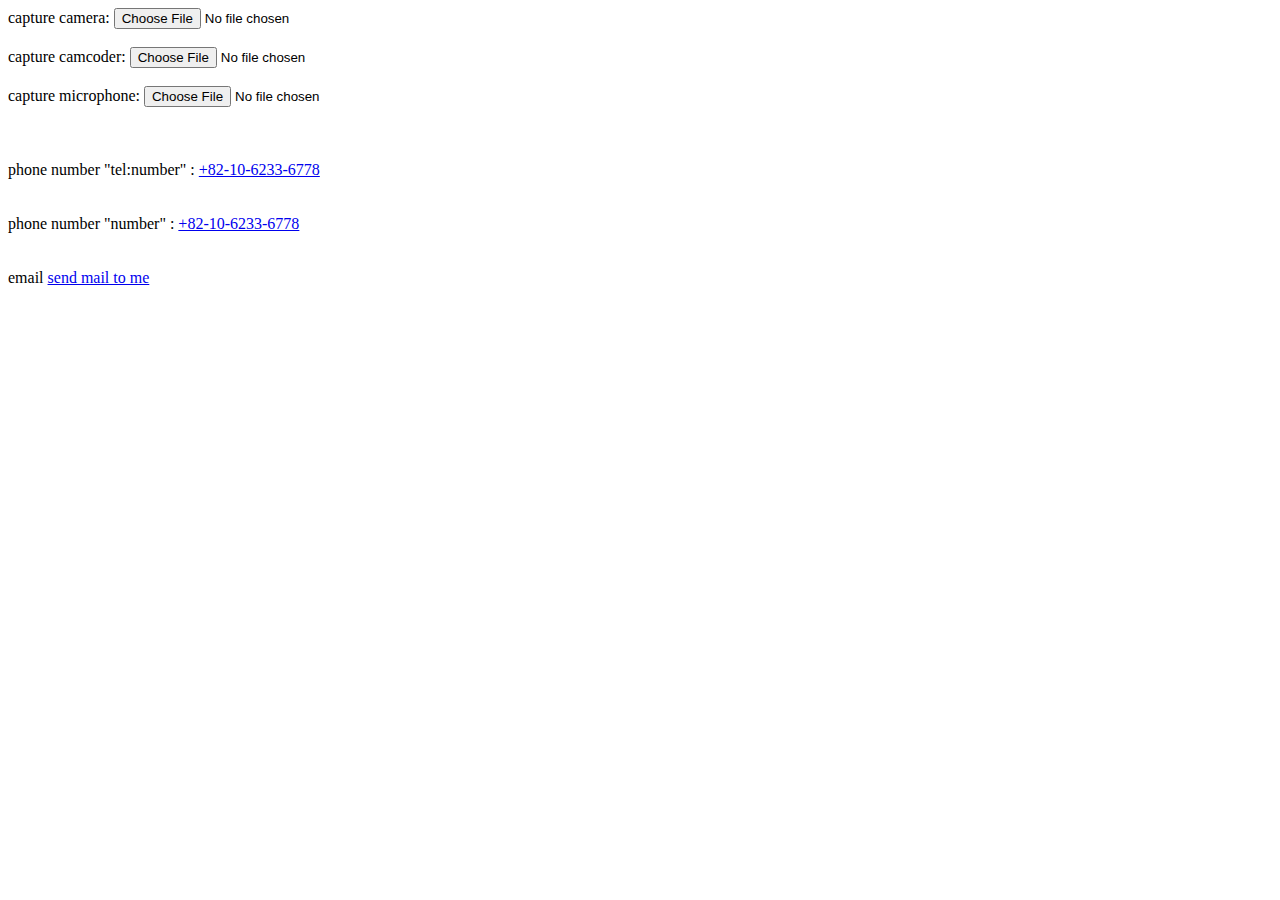
<file: index.html>
<!DOCTYPE html>
<html>
<body>

capture camera: <input type="file" accept="image/*;capture=camera">
<br>
<br>
capture camcoder: <input type="file" accept="video/*;capture=camcorder">
<br>
<br>
capture microphone: <input type="file" accept="video/*;capture=microphone">
<br>
<br>
<br>
<br>

phone number "tel:number" : <a href="tel:+82-10-6233-6778">+82-10-6233-6778</a>
<br>
<br>
<br>
phone number "number" : <a href="+82-10-6233-6778">+82-10-6233-6778</a>
<br>
<br>
<br>
email <a href="mailto:jeremy.kim@lge.com">send mail to me</a>

</body>
</html>
</file>
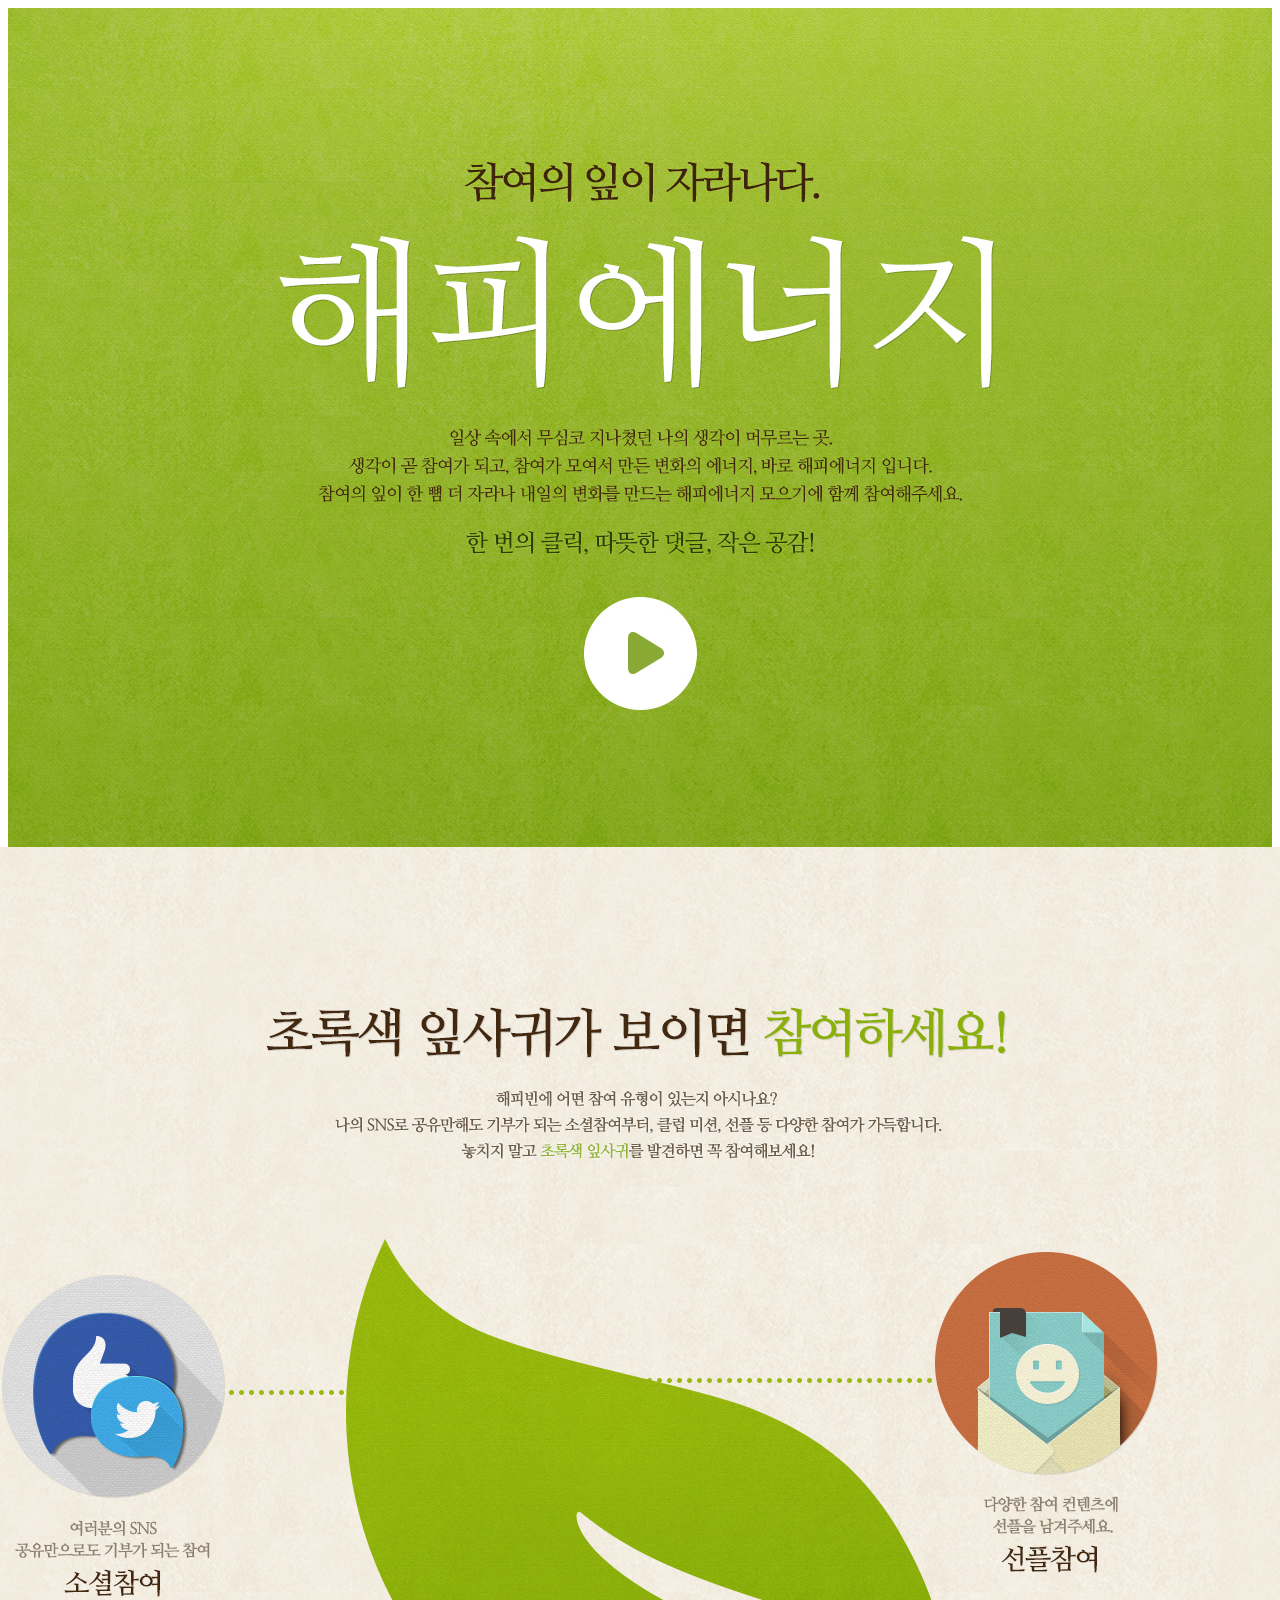
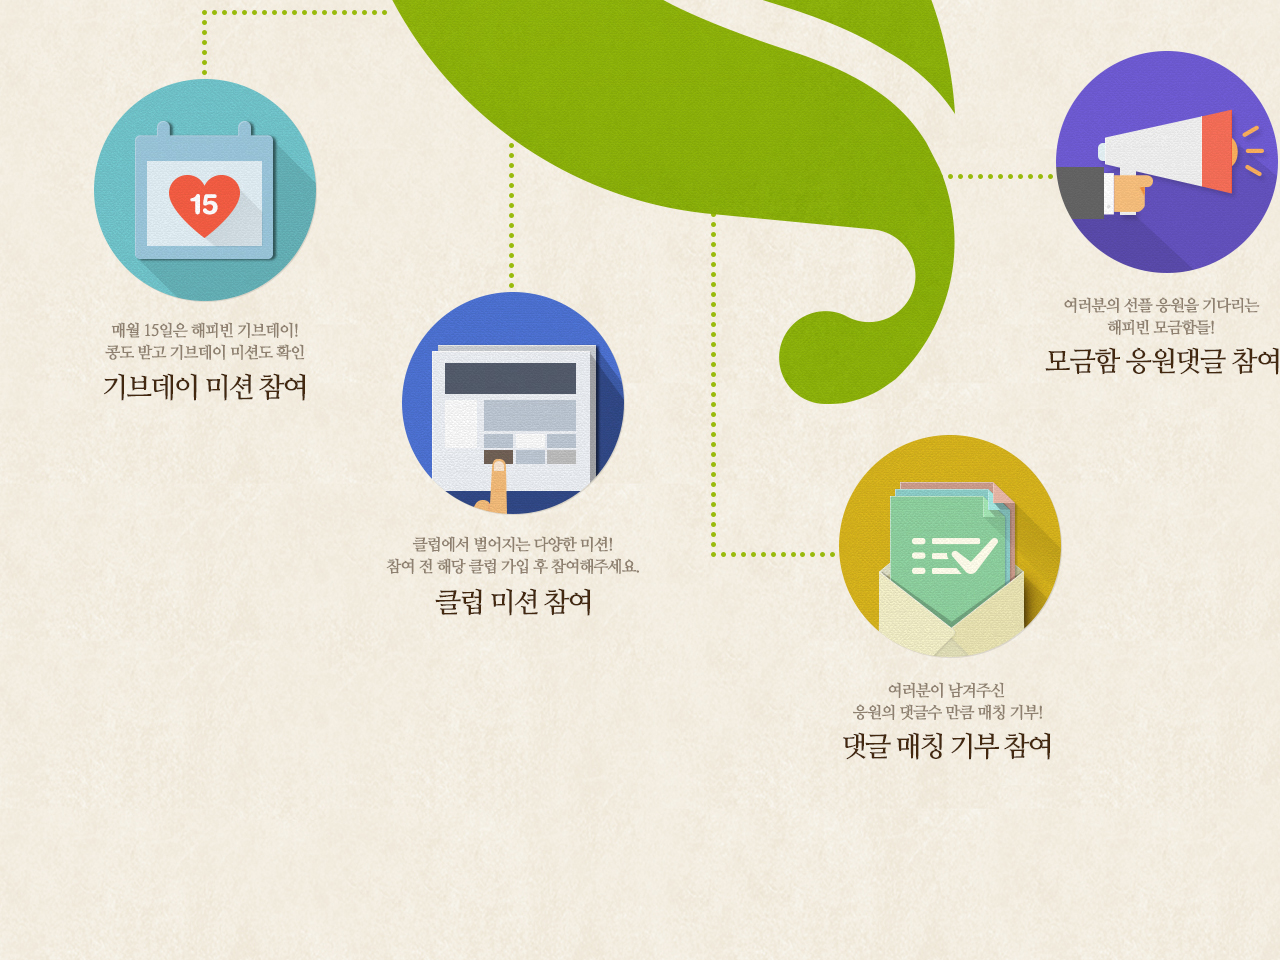
<file: happybean/bg_blink.html>
<!DOCTYPE html PUBLIC "-//W3C//DTD HTML 4.01 Transitional//EN" "http://www.w3.org/TR/html4/loose.dtd">

<html><head>
<title>Test HTML</title>
<meta http-equiv="Content-Type" content="text/html; charset=UTF-8">
<style type="text/css">
.plan_cam{width:100%;margin:0;padding:0;background:#fff}
.cam_bg1{background:url(plan_cam_bg1.png) repeat-x 0 0}
.cam_bg2{background:url(plan_cam_bg2.png) repeat-x 0 0}
.cam_plan1{position:relative;height:839px;background:url(plan_cam1_v1.jpg) no-repeat 50% 0;text-align:center}
.cam_plan1 .plan_con1{position:absolute;z-index:0;top:0;left:50%;width:760px;height:839px;margin-left:-380px;background:url(plan_cam1_con.jpg) no-repeat 0 0}
.cam_plan1 .con_section{visibility:hidden;overflow:hidden;position:absolute;top:0;left:0;width:1px;height:1px;font-size:0;line-height:0}
.cam_plan2{position:relative;height:1713px;background:url(plan_cam2_v1.jpg) no-repeat 50% 0}
.cam_plan2 .plan_con2{position:absolute;z-index:0;top:0;left:50%;width:1280px;height:1713px;margin-left:-640px;background:url(plan_cam2_con.jpg) no-repeat 0 0}
.cam_plan2 .con_section{visibility:hidden;overflow:hidden;position:absolute;top:0;left:0;width:1px;height:1px;font-size:0;line-height:0}
</style>
</head>
<body>

<div id="wrap">
<div id="plan_cam" class="plan_cam">
	<div>
		<div class="cam_plan1">
			<div class="con_section">
			        Test Section #1
			</div>			
			<div class="plan_con1"></div>
		</div>
	</div>
	<div>
		<div class="cam_plan2">
			<div class="con_section">
			        Test Section #2
			</div>
			<div class="plan_con2"></div>
		</div>
	</div>
</div>
</div>
</body>
<html>
</file>
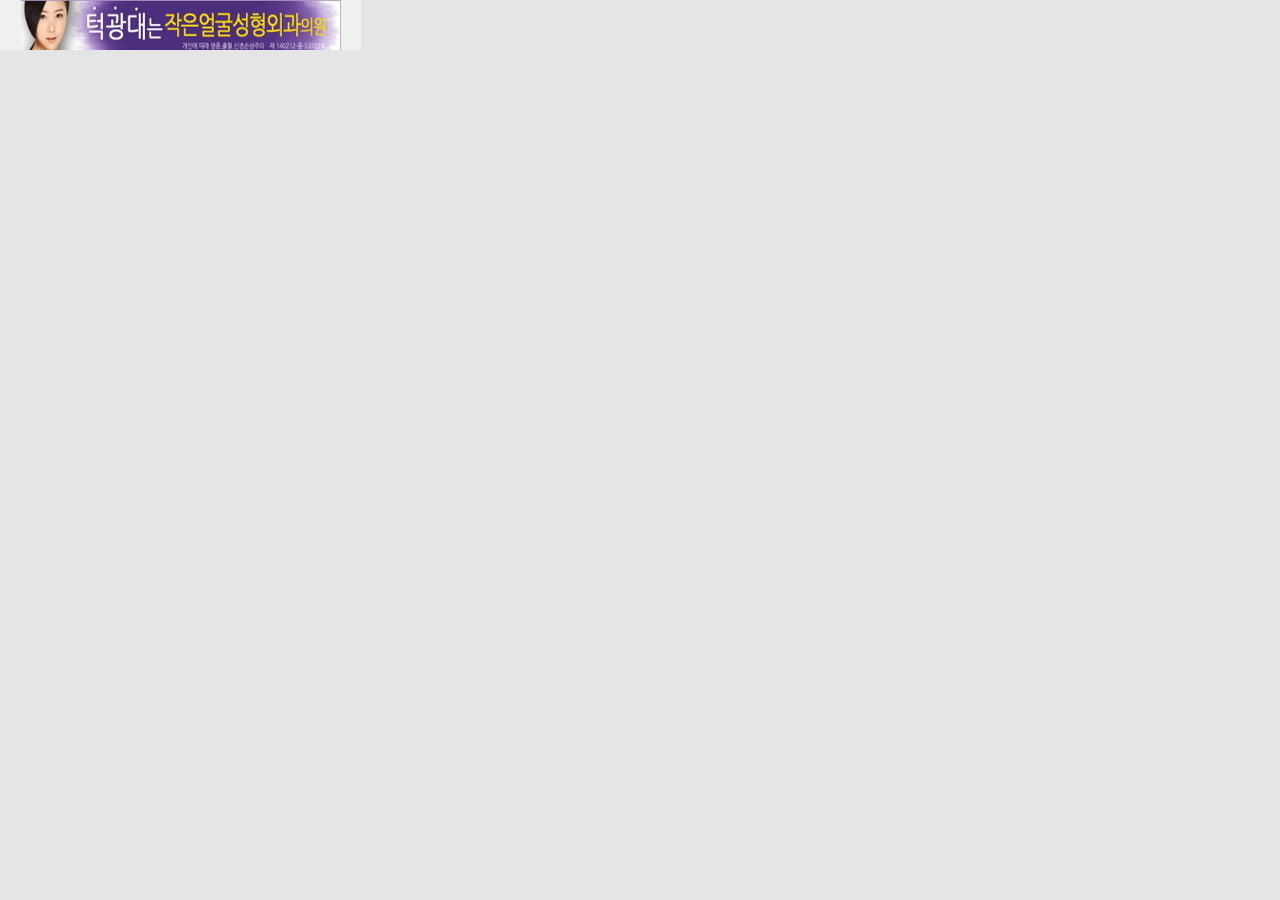
<file: chosun/index_files/ibad.htm>
<!DOCTYPE html>
<!-- saved from url=(0029)http://m.chosun.com/ibad.html -->
<html lang="ko" class=" js no-touch cssanimations csstransforms3d csstransitions"><head><meta http-equiv="Content-Type" content="text/html; charset=UTF-8">
<meta charset="utf-8">
<meta name="viewport" content="width=device-width,initial-scale=1.0,minimum-scale=1.0,maximum-scale=1.0">
<title>광고</title>
<style type="text/css">body,p,h1,h2,h3,h4,h5,h6,ul,ol,li,dl,dt,dd,table,th,td,form,fieldset,legend,input,textarea,button,select{margin:0;padding:0}body{background:#e5e5e5}</style>
<style>._2beonBnFrm {position:relative;} ._2beonBnFrm div{padding:0px !important;} ._2beonBnFrm ._2beonBnMask{overflow:hidden !important; padding:0px !important; float:left;} ._2beonBnFrm ._2beonPanFrm{overflow:hidden;} ._2beonBnFrm ._2beonPan{margin:0px;} ._2beonBnFrm ._2beonPan, ._2beonBnFrm ._2beonSlotWrap{float:left;cursor:pointer;text-decoration:none !important;font-weight:normal !important;padding:0px !important;margin:0px !important;display:block !important;} ._2beonBnFrm ._2beonSlot{float:left;overflow:hidden;} ._2beonBnFrm ._2beon_material{height:100%;} ._2beonBnFrm ._2beon_matImgBox{text-align:center;} ._2beonBnFrm ._2beon_matImg{vertical-align:middle !important;border:0px !important;clear:both !important;padding:0px !important;margin:0 auto !important;} ._2beonBnFrm ._2beon_matTextBox{overflow:hidden;} ._2beonBnFrm ._2beon_matTextWrap{font:11px/14px gulim;width:100%;overflow:hidden !important;clear:both !important;white-space:nowrap !important;text-overflow:ellipsis !important;word-wrap:normal !important;} ._2beonBnFrm ._2beonSlotGapW{float:left;height:100%;cursor:default;} ._2beonBnFrm ._2beonSlotGapW div{float:left;height:100%;} ._2beonBnFrm ._2beonSlotGapH{clear:both;} ._2beonBnFrm span{background:none !important;padding:0px !important;margin:0px !important;}._AdtiveRtgWrap{margin:0 auto;background:#efefef;font:12px/1.2 Dotum, '돋음', verdana, sans-serif;color:#555555;}._AdtiveRtgWrap *{margin:0;padding:0;-webkit-text-size-adjust:none;}._AdtiveRtgWrap a{text-decoration:none;cursor:pointer;border:0 none;background:transparent;outline:0;}._AdtiveRtgWrap li{list-style: none;}._AdtiveRtgWrap img{border:0;vertical-align:top;width:auto;}._AdtiveRtgHead{position:relative;height:30px;}._AdtiveRtgHead h1{position:absolute;top:5px;left:17px;height:22px;}._AdtiveRtgHead h1 img{height:22px;}._AdtiveRtgHead .PanList{position:absolute;top:12px;right:40px;text-align:center;}._AdtiveRtgHead .PanList li{display:inline-block;*display:inline;zoom:1;margin:0 3px;padding:0;float:inherit;width:auto;}._AdtiveRtgHead .PanList li div{cursor:pointer;text-indent:-9999px;width:8px;height:8px;border-radius:5px;background:#cecece;}._AdtiveRtgHead .PanList li div.on{background:#8b8b8b;}._AdtiveRtgHead .ad_description{z-index:2;text-indent:-9999px;position:absolute;right:4px;top:6px;width:17px;height:17px;background:url('http://plugin.2beon.co.kr/images/ico_description_off.png') no-repeat;background-size:17px;}._AdtiveRtgContainer{position:relative;}._AdtiveRtgContainer ._AdtiveRtg_btn_list{color:transparent;cursor:pointer;position:absolute;top:0;text-align:center;width:18px;}._AdtiveRtgContainer ._AdtiveRtg_btn_prev{left:0px;background:url('http://plugin.2beon.co.kr/images/btn_arrow_l.png') no-repeat center;}._AdtiveRtgContainer ._AdtiveRtg_btn_next{right:0px;background:url('http://plugin.2beon.co.kr/images/btn_arrow_r.png') no-repeat center}._AdtiveRtgContainer ._AdtiveRtg_ad_contents_box{overflow:hidden;position:relative;margin:0 auto;}._AdtiveRtgContainer ._AdtiveRtg_ad_wrap{position:absolute;top:0;left:0;width:100%;}._AdtiveRtgContainer ._AdtiveRtg_ad_list{overflow:hidden;}._AdtiveRtgContainer ._AdtiveRtg_ad_list li{overflow:hidden;position:relative;float:left;margin:0 2px;}._AdtiveRtgContainer ._AdtiveRtg_ad_list li a{display:block;width:100%;height:100%;}._AdtiveRtgContainer ._AdtiveRtg_ad_list li ._AdtiveRtg_thumbnail{display:inline-block;*display:inline;overflow:hidden;text-align:center;border:1px solid #e1e1e1;}._AdtiveRtgContainer ._AdtiveRtg_ad_list li ._AdtiveRtg_thumbnail img{width:100%;height:100%;}._AdtiveRtgContainer ._AdtiveRtg_ad_list li ._AdtiveRtg_mask{display:none;position:absolute;left:0;top:0;background:transeparent;}._AdtiveRtgContainer ._AdtiveRtg_ad_list li.on ._AdtiveRtg_mask{display:block;}._AdtiveRtgContainer ._AdtiveRtg_ad_contents_box ._AdtiveRtg_ad_list li ._AdtiveRtg_mask._AdtiveRtg_blur{display:block;background:#fff;opacity:0.5;filter:alpha(opacity=50);-ms-filter:'progid:DXImageTransform.Microsoft.Alpha(Opacity=50)';border:4px solid #fff;}._AdtiveRtgContainer ._AdtiveRtg_selected_con{line-height:0;padding:0;position:absolute;left:0;bottom:30px;margin-left:-11px;width:22px;height:11px;} ._AdtiveRtgContainer ._AdtiveRtg_selected_con img{height:11px}._AdtiveRtgContainer ._AdtiveRtg_ad_info_box_bg{position:absolute;left:0;bottom:0;width:100%;height:30px;background:#3a3a3a;}._AdtiveRtgContainer ._AdtiveRtg_ad_info_box{overflow:hidden;margin:0 auto;height:30px;background:none;}._AdtiveRtg_ad_info_box>a{display:block;height:30px;}._AdtiveRtgContainer ._AdtiveRtg_ad_info_box h2{float:left;font-weight:bold;font-size:12px;line-height:30px;letter-spacing:0px;white-space:nowrap;overflow:hidden;text-overflow:ellipsis;color:#ebebeb;letter-spacing:0;}._AdtiveRtgContainer ._AdtiveRtg_ad_info_box .product_price{float:right;font-weight:bold;font-size:12px;height:100%;line-height:30px;margin-left:10px;color:#ebebeb;letter-spacing:0;}._AdtiveRtgContainer ._AdtiveRtg_ad_info_box .btn_buynow{display:block;float:right;text-indent:-9999px;width:109px;height:100%;margin-left:14px;background:url('http://plugin.2beon.co.kr/images/btn_buynow_off.png') no-repeat center;background-size:109px;}._AdtiveRtgWrap.style1{background:#efefef;}._AdtiveRtgWrap.style2{background:#3a3a3a;}._AdtiveRtgWrap.style3{background:#3a3a3a;}._AdtiveRtgWrap.style1 ._AdtiveRtg_ad_list li ._AdtiveRtg_mask{border:4px solid #fd0c89;}._AdtiveRtgWrap.style2 ._AdtiveRtg_ad_list li ._AdtiveRtg_mask{border:4px solid #198be5;}._AdtiveRtgWrap.style3 ._AdtiveRtg_ad_list li ._AdtiveRtg_mask{border:4px solid #ff0000;}._AdtiveRtgWrap.style2 ._AdtiveRtg_ad_info_box .product_price{color:#ffde00;}._AdtiveRtgWrap.style3 ._AdtiveRtg_ad_info_box .product_price{color:#ffde00;}._AdtiveRtgWrap.style3 ._AdtiveRtg_ad_info_box_bg{background: url('http://plugin.2beon.co.kr/images/bg_product_info2.gif') repeat-x;}._AdtiveRtgWrap.style1 .PanList li div{background:#8b8b8b;}._AdtiveRtgWrap.style1 .PanList li div.on{background:#ff0000;}._AdtiveRtgWrap.style2 .PanList li div{background:#cecece;}._AdtiveRtgWrap.style2 .PanList li div.on{background:#ffde00;}._AdtiveRtgWrap.style3 .PanList li div{background:#cecece;}._AdtiveRtgWrap.style3 .PanList li div.on{background:#198be5;}._AdtiveRtg2Wrap{margin:0 auto;width:250px;height:265px;background:#efefef;font:11px/1.1 Dotum, '돋음', verdana, sans-serif;color:#555555;}	._AdtiveRtg2Wrap *{margin:0;padding:0;-webkit-text-size-adjust:none;}	._AdtiveRtg2Wrap img{border:0;vertical-align:top;}	._AdtiveRtg2Wrap li{list-style: none;}	._AdtiveRtg2Wrap a{text-decoration:none;color:#353535;}	._AdtiveRtg2Wrap a:hover{text-decoration:underline;}	._AdtiveRtg2Wrap a{cursor:pointer;border:0 none;background:transparent;outline:0;}	._AdtiveRtg2Wrap button::-moz-focus-inner{margin:-1px;padding:0;border-width:1px;}	._AdtiveRtg2Wrap:hover .ad_list li .mask{border-color:#198be5;}	._AdtiveRtg2Header{position:relative;height:30px;background:none;}	._AdtiveRtg2Header h1{position:absolute;top:6px;left:10px;}	._AdtiveRtg2Header h1 img{height:18px;}	._AdtiveRtg2Header .ad_description_box{text-indent:-9999px;position:absolute;right:4px;top:6px;width:17px;height:17px;background:url('http://plugin.2beon.co.kr/images/ico_description_off.png') no-repeat;}	._AdtiveRtg2Header .ad_description_box:hover{width:58px;background:url('http://plugin.2beon.co.kr/images/ico_description_on.png') no-repeat;}	._AdtiveRtg2Container{overflow:hidden;position:relative;}	._AdtiveRtg2Container .btn_list{color:transparent;cursor:pointer;display:block;z-index:4;position:absolute;bottom:55px;width:20px;height:20px;text-indent:-9999px;border:0;}	._AdtiveRtg2Container .btn_prev{left:6px;background:url('http://plugin.2beon.co.kr/images/btn_arrow_l_off.png') no-repeat center;}	._AdtiveRtg2Container .btn_prev:hover{background:url('http://plugin.2beon.co.kr/images/btn_arrow_l_on.png') no-repeat center;}	._AdtiveRtg2Container .btn_next{right:6px;background:url('http://plugin.2beon.co.kr/images/btn_arrow_r_off.png') no-repeat center;}	._AdtiveRtg2Container .btn_next:hover{background:url('http://plugin.2beon.co.kr/images/btn_arrow_r_on.png') no-repeat center;}	._AdtiveRtg2Container ._AdtiveRtg2_list{position:relative;}	._AdtiveRtg2Container ._AdtiveRtg2_list .ad_content{position:absolute;overflow:hidden;box-shadow:0px 4px 6px rgba(0,0,0, .3);}	._AdtiveRtg2Container ._AdtiveRtg2_list .ad_content a{display:block;width:100%;height:100%;}._AdtiveRtg2Container ._AdtiveRtg2_list .ad_content .thumbnail{position:relative;text-align:center;border:1px solid #fff;}	._AdtiveRtg2Container ._AdtiveRtg2_list .ad_content.on .thumbnail{border:none;}	._AdtiveRtg2Container ._AdtiveRtg2_list .ad_content .thumbnail img{width:100%;height:100%}	._AdtiveRtg2Container ._AdtiveRtg2_list .ad_content .focus{display:none;position:absolute;left:0;top:0;border:4px solid #fd0c89;}	._AdtiveRtg2Wrap:hover ._AdtiveRtg2Container ._AdtiveRtg2_list .ad_content .focus{border-color:#198be5;}	._AdtiveRtg2Container ._AdtiveRtg2_list .ad_content.on .focus{display:block;}	._AdtiveRtg2Container ._AdtiveRtg2_list .ad_content .mask{display:block;position:absolute;left:0;top:0;width:100%;height:100%;background:#fff;}	._AdtiveRtg2Container ._AdtiveRtg2_list .ad_content.on .mask{display:none;}	._AdtiveRtg2Container ._AdtiveRtg2_list .ad_content .cutOff_mask{position:absolute;left:0;top:0;width:100%;height:100%;background:rgba(0,0,0,0);}	._AdtiveRtg2Container ._AdtiveRtg2_list .ad_content.on .cutOff_mask{display:none;}	._AdtiveRtg2Container ._AdtiveRtg2_info_box{position:relative;margin:0 auto;height:52px;background:#3a3a3a;}	._AdtiveRtg2Container ._AdtiveRtg2_info_box a{display:block;width:100%;height:100%;}	._AdtiveRtg2Container ._AdtiveRtg2_info_box ._AdtiveRtg2_product_tit{overflow:hidden;text-align:left;position:absolute;left:7px;top:4px;height:25px;word-break:break-all;font-size:11px;line-height:1.7;letter-spacing:0;color:#c0c0c0;}	._AdtiveRtg2Container ._AdtiveRtg2_info_box .product_price{position:absolute;left:7px;top:34px;font-weight:bold;font-size:11px;line-height:1.7;color:#fff;letter-spacing:0;}	._AdtiveRtg2Container ._AdtiveRtg2_info_box .btn_buynow{position:absolute;top:6px;right:7px;width:70px;height:40px;}._AdtiveRtg2Container ._AdtiveRtg2_info_box .btn_buynow img{width:100%;height:100%;}	._AdtiveRtg2Container ._AdtiveRtg2_info_box .btn_buynow_on{display:none;}	._AdtiveRtg2Container ._AdtiveRtg2_info_box .selected_con{z-index:5;line-height:0;padding:0;position:absolute;left:50%;top:-11px;margin-left:-12px;}	._AdtiveRtg2Container.type2 .btn_list{bottom:40px;}	._AdtiveRtg2Container.type2 ._AdtiveRtg2_info_box{height:36px;}	._AdtiveRtg2Container.type2 ._AdtiveRtg2_info_box ._AdtiveRtg2_product_tit{height:15px;}	._AdtiveRtg2Container.type2 ._AdtiveRtg2_info_box .product_price{top:18px;}	._AdtiveRtg2Container.type2 ._AdtiveRtg2_info_box .btn_buynow{width:50px;height:23px;}	._AdtiveRtg2Wrap.style2{background:#3a3a3a;}	._AdtiveRtg2Wrap.style2 ._AdtiveRtg2Container ._AdtiveRtg2_list .ad_content .focus{border-color:#ff0000;}	._AdtiveRtg2Wrap.style2:hover ._AdtiveRtg2Container ._AdtiveRtg2_list .ad_content .focus{border-color:#ffde00;}	._AdtiveRtg2Wrap.style2 ._AdtiveRtg2Container ._AdtiveRtg2_info_box{background:#3a3a3a;}	._AdtiveRtg2Wrap.style2 ._AdtiveRtg2Container ._AdtiveRtg2_info_box ._AdtiveRtg2_product_tit{color:#c0c0c0;}	._AdtiveRtg2Wrap.style2 ._AdtiveRtg2Container ._AdtiveRtg2_info_box .product_price{color:#ffde00;}	._AdtiveRtg2Wrap.style3{background:#3a3a3a;}	._AdtiveRtg2Wrap.style3 ._AdtiveRtg2Container ._AdtiveRtg2_list .ad_content .focus{border-color:#ff0000;}	._AdtiveRtg2Wrap.style3:hover ._AdtiveRtg2Container ._AdtiveRtg2_list .ad_content .focus{border-color:#ffde00;}	._AdtiveRtg2Wrap.style3 ._AdtiveRtg2Container ._AdtiveRtg2_info_box{background:url('http://plugin.2beon.co.kr/images/bg_product_info2.gif') repeat;}	._AdtiveRtg2Wrap.style3 ._AdtiveRtg2Container ._AdtiveRtg2_info_box ._AdtiveRtg2_product_tit{color:#fff;}	._AdtiveRtg2Wrap.style3 ._AdtiveRtg2Container ._AdtiveRtg2_info_box .product_price{color:#ffde00;}.adtiveStyleBannerWrap{overflow:hidden;font:bold 12px/1.2 Gulim,'굴림',sans-serif;} 		.adtiveStyleBannerWrap.skin1{background:#efefef;} 		.adtiveStyleBannerWrap.skin2{background:#3a3a3a;} 		.adtiveStyleBannerWrap *{padding: 0;margin: 0;} 		.adtiveStyleBannerWrap li{list-style:none;} 		.adtiveStyleBannerWrap img{vertical-align:top;border:0;} 		.adtiveStyleBannerWrap a{text-decoration:none !important;border:0 !important;} 		.adtiveStyleBannerWrap .adtiveBannerHead{position:relative;} 		.adtiveStyleBannerWrap .biLogo_img{position:absolute;} 		.adtiveStyleBannerWrap .biLogo_img img{/*width:auto !important;height:100% !important;*/} 		.adtiveStyleBannerWrap .btn_adinfo{overflow:hidden;display:block;position:absolute;top:6px;right:4px;width:17px;height:17px;} 		.adtiveStyleBannerWrap .btn_adinfo img{display:block;position:absolute;right:0;top:0;} 		.adtiveStyleBannerWrap .btn_adinfo:hover{width:109px;} 		.adtiveStyleBannerWrap .btn_adinfo:hover img{top:-17px;} 		.adtiveStyleBannerWrap .adtiveBannerList{/*overflow:hidden;*/position:relative;z-index:1;} 		.adtiveStyleBannerWrap .adtiveBannerThum img{width:100% !important;height:100% !important;} 		.adtiveStyleBannerWrap .adtiveBannerConBox{overflow:hidden;padding:3px !important;border:1px solid #e1e1e1;background:#fff;} 		.adtiveStyleBannerWrap .adtiveBannerAnchor{display:block;position:absolute;left:0;top:0;width:100%;height:100%;background:url('http://plugin.2beon.co.kr/images/anchor_img.png') repeat;} 		.adtiveStyleBannerWrap .adtiveBannerTitle{overflow:hidden;color:#3a3a3a;word-wrap:break-word;} 		.adtiveStyleBannerWrap .adtiveBannerBuynow img{width:100%;height:auto;}.adtiveCardBannerWide{width:100%;} 		.adtiveCardBannerWide .adtiveBannerHead{height:30px;} 		.adtiveCardBannerWide .biLogo_img{top:6px;left:12px;height:18px;} 		.adtiveCardBannerWide .adtiveBannerArticle{position:absolute;left:100%;top:0;} 		.adtiveCardBannerWide .adtiveBannerConBox{box-shadow: 0px 10px 20px rgba(0,0,0,0.6); 			transition: transform .2s linear; 			transform-origin: center; 			transform: perspective(180px) rotateY(-20deg) scale(0.75,0.75); 			-webkit-transition: -webkit-transform .2s linear; 			-webkit-transform-origin: center; 			-webkit-transform: perspective(180px) rotateY(-20deg) scale(0.75,0.75);} 		.adtiveCardBannerWide .adtiveBannerThum{float:right;} 		.adtiveCardBannerWide .adtiveBannerInfoBox{float:left;position:relative;text-align:center;padding: 0 4px;} 		.adtiveCardBannerWide .adtiveBannerTitle{overflow:hidden;height:46px;padding:6px 4px 0 !important;margin-bottom:4%;line-height:1.3;color:#3a3a3a;} 		.adtiveCardBannerWide .adtiveBannerPrice{color:#f00;position:absolute;left:0;top:50%;width:100%;text-align:center;} 		.adtiveCardBannerWide .adtiveBannerBuynow{overflow:hidden;position:absolute;left:50%;bottom:4px;width:90px;height:32px;margin-left:-45px;} 		.adtiveCardBannerWide .adtiveBannerBuynow img{display:block;position:absolute;left:0;top:0;} 		.adtiveCardBannerWide .adtiveBannerArticle.on{z-index:21 !important;} 		.adtiveCardBannerWide .adtiveBannerArticle.on .adtiveBannerConBox{padding:0 !important;border:4px solid #fd0c89; 			transform-origin: center; 			transform: perspective(1800px) rotateY(0deg); 			-webkit-transform-origin: center; 			-webkit-transform: perspective(1800px) rotateY(0deg);} 		.adtiveCardBannerWide .adtiveBannerArticle.on .adtiveBannerThum, 		.adtiveCardBannerWide .adtiveBannerArticle.af .adtiveBannerThum{float:left;} 		.adtiveCardBannerWide .adtiveBannerArticle.on .adtiveBannerInfoBox, 		.adtiveCardBannerWide .adtiveBannerArticle.af .adtiveBannerInfoBox{float:right;} 		.adtiveCardBannerWide .adtiveBannerArticle.on .adtiveBannerBuynow img{top:auto;bottom:0;} 		.adtiveCardBannerWide .adtiveBannerArticle.af .adtiveBannerConBox{ 			transform-origin: center; 			transform: perspective(180px) rotateY(20deg) scale(0.75,0.75); 			-webkit-transform-origin: center; 			-webkit-transform: perspective(180px) rotateY(20deg) scale(0.75,0.75);}.adtiveCardBannerSky .adtiveBannerHead{height:46px;} 		.adtiveCardBannerSky .biLogo_img{top:14px;left:11px;height:20px;} 		.adtiveCardBannerSky .adtiveBannerArticle{position:absolute;left:0;top:100%;} 		.adtiveCardBannerSky .adtiveBannerConBox{position:relative;box-shadow: 0px 0px 20px rgba(0,0,0,0.6); 			transition: transform .2s linear; 			transform-origin: center; 			transform: perspective(180px) rotateX(20deg) scale(0.75,0.75); 			-webkit-transition: -webkit-transform .2s linear; 			-webkit-transform-origin: center; 			-webkit-transform: perspective(180px) rotateX(20deg) scale(0.75,0.75);} 		.adtiveCardBannerSky .adtiveBannerThum{position:absolute;left:0;bottom:0;margin:0 0 3px 3px;} 		.adtiveCardBannerSky .adtiveBannerInfoBox{position:absolute;left:0;top:0;text-align:center;padding: 4px 0;margin:4px 0 0 4px;} 		.adtiveCardBannerSky .adtiveBannerTitle{overflow:hidden;height:46px;padding:6px 4px 0;margin-bottom:4%;line-height:1.3;color:#3a3a3a;} 		.adtiveCardBannerSky .adtiveBannerPrice{color:#f00;position:absolute;left:0;top:50%;width:100%;text-align:center;} 		.adtiveCardBannerSky .adtiveBannerBuynow{overflow:hidden;position:absolute;left:50%;bottom:8px;width:90px;height:32px;margin-left:-45px;} 		.adtiveCardBannerSky .adtiveBannerBuynow img{display:block;position:absolute;left:0;top:0;} 		.adtiveCardBannerSky .adtiveBannerArticle.on{z-index:21 !important;} 		.adtiveCardBannerSky .adtiveBannerArticle.on .adtiveBannerConBox{padding:0 !important;border:4px solid #fd0c89; 			transform-origin: center; 			transform: perspective(1800px) rotateX(0deg); 			-webkit-transform-origin: center; 			-webkit-transform: perspective(1800px) rotateX(0deg);} 		.adtiveCardBannerSky .adtiveBannerArticle.on .adtiveBannerThum, 		.adtiveCardBannerSky .adtiveBannerArticle.af .adtiveBannerThum{top:0;bottom:auto;margin:0;} 		.adtiveCardBannerSky .adtiveBannerArticle.on .adtiveBannerInfoBox, 		.adtiveCardBannerSky .adtiveBannerArticle.af .adtiveBannerInfoBox{top:auto;bottom:0;margin:0;} 		.adtiveCardBannerSky .adtiveBannerArticle.on .adtiveBannerBuynow img{top:-32px;} 		.adtiveCardBannerSky .adtiveBannerArticle.af .adtiveBannerThum{margin:4px 0 0 4px;} 		.adtiveCardBannerSky .adtiveBannerArticle.af .adtiveBannerConBox{ 			transform-origin: center; 			transform: perspective(180px) rotateX(-20deg) scale(0.75,0.75); 			-webkit-transform-origin: center; 			-webkit-transform: perspective(180px) rotateX(-20deg) scale(0.75,0.75);}.adtiveCardBannerRect .adtiveBannerHead{height:34px;} 		.adtiveCardBannerRect .biLogo_img{top:7px;left:11px;height:20px;} 		.adtiveCardBannerRect .adtiveBannerArticle{position:absolute;left:0;top:100%;} 		.adtiveCardBannerRect .adtiveBannerConBox{box-shadow: 0px 5px 20px rgba(0,0,0,0.6); 			transition: transform .2s linear; 			transform-origin: center; 			transform: perspective(180px) rotateY(-20deg) scale(0.82,0.82); 			-webkit-transition: -webkit-transform .2s linear; 			-webkit-transform-origin: center; 			-webkit-transform: perspective(180px) rotateY(-20deg) scale(0.82,0.82);} 		.adtiveCardBannerRect .adtiveBannerInfoBox{position:relative;text-align:center;} 		.adtiveCardBannerRect .adtiveBannerTitle{overflow:hidden;height:46px;padding:6px 4px 0 !important;margin-bottom:4%;line-height:1.3;color:#3a3a3a;} 		.adtiveCardBannerRect .adtiveBannerPrice{color:#f00;} 		.adtiveCardBannerRect .adtiveBannerBuynow{display:none;overflow:hidden;position:absolute;left:50%;top:50%;width:90px;height:32px;margin:-16px 0 0 -45px;} 		.adtiveCardBannerRect .adtiveBannerBuynow img{display:block;position:absolute;left:0;top:-32px;} 		.adtiveCardBannerRect .adtiveBannerArticle.on{z-index:21 !important;} 		.adtiveCardBannerRect .adtiveBannerArticle.on .adtiveBannerConBox{padding:0 !important;border:4px solid #fd0c89; 			transform-origin: center; 			transform: perspective(1800px) rotateY(0deg); 			-webkit-transform-origin: center; 			-webkit-transform: perspective(1800px) rotateY(0deg);} 		.adtiveCardBannerRect .adtiveBannerArticle:hover .adtiveBannerBuynow{display:block;} 		.adtiveCardBannerRect .adtiveBannerArticle:hover .adtiveBannerTitle{display:none;} 		.adtiveCardBannerRect .adtiveBannerArticle:hover .adtiveBannerPrice{display:none;} 		.adtiveCardBannerRect .adtiveBannerArticle.af .adtiveBannerConBox{ 			transform-origin: center; 			transform: perspective(180px) rotateY(20deg) scale(0.82,0.82); 			-webkit-transform-origin: center; 			-webkit-transform: perspective(180px) rotateY(20deg) scale(0.82,0.82);}.adtiveBasicBannerWide .adtiveBannerList{overflow:hidden;} 		.adtiveBasicBannerWide .adtiveBannerList:after{clear:both;content:'';display:block;} 		.adtiveBasicBannerWide .adtiveBannerHead{height:30px;} 		.adtiveBasicBannerWide .biLogo_img{top:6px;left:12px;height:18px;} 		.adtiveBasicBannerWide .adtiveBannerArticle{float:left;position:relative;} 		.adtiveBasicBannerWide .adtiveBannerConBox{overflow:hidden;padding:3px;border:1px solid #e1e1e1;background:#fff;} 		.adtiveBasicBannerWide .adtiveBannerInfoBox{position:relative;text-align:center;padding-top:2px;} 		.adtiveBasicBannerWide .adtiveBannerTitle{height:29px;padding:0 4px !important;} 		.adtiveBasicBannerWide .adtiveBannerPrice{color:#a1a1a1;height:18px;line-height:18px;} 		.adtiveBasicBannerWide .adtiveBannerBuynow{display:none;position:absolute;left:50%;top:50%;margin:-14px 0 0 -39px;overflow:hidden;width:78px;height:28px;} 		.adtiveBasicBannerWide .adtiveBannerBuynow img{display:block;position:absolute;left:0;top:0;width:78px;height:56px;} 		.adtiveBasicBannerWide .adtiveBannerAnchor.off{background:url('http://plugin.2beon.co.kr/images/mask_w.png') repeat;} 		.adtiveBasicBannerWide .adtiveBannerArticle.on .adtiveBannerBuynow img{top:-28px;} 		.adtiveBasicBannerWide .adtiveBannerArticle.on .adtiveBannerConBox{padding:0 !important;border:4px solid #fd0c89;} 		.adtiveBasicBannerWide .adtiveBannerArticle.on .adtiveBannerPrice{color:#f00;}.adtiveBasicBannerSky .adtiveBannerList{overflow:hidden;} 		.adtiveBasicBannerSky .adtiveBannerHead{height:47px;} 		.adtiveBasicBannerSky .biLogo_img{top:14px;left:11px;height:20px;} 		.adtiveBasicBannerSky .adtiveBannerArticle{position:relative;} 		.adtiveBasicBannerSky .adtiveBannerConBox{overflow:hidden;padding:3px;border:1px solid #e1e1e1;background:#fff;} 		.adtiveBasicBannerSky .adtiveBannerInfoBox{position:relative;text-align:center;padding-top:2px;} 		.adtiveBasicBannerSky .adtiveBannerTitle{height:29px;padding:0 4px;} 		.adtiveBasicBannerSky .adtiveBannerPrice{color:#a1a1a1;height:18px;line-height:18px;} 		.adtiveBasicBannerSky .adtiveBannerBuynow{display:none;position:absolute;left:50%;top:50%;margin:-14px 0 0 -39px;overflow:hidden;width:78px;height:28px;} 		.adtiveBasicBannerSky .adtiveBannerBuynow img{display:block;position:absolute;left:0;top:0;width:78px;height:56px;} 		.adtiveBasicBannerSky .adtiveBannerAnchor.off{background:url('http://plugin.2beon.co.kr/images/mask_w.png') repeat;} 		.adtiveBasicBannerSky .adtiveBannerArticle.on .adtiveBannerBuynow img{top:-28px;} 		.adtiveBasicBannerSky .adtiveBannerArticle.on .adtiveBannerConBox{padding:0 !important;border:4px solid #fd0c89;} 		.adtiveBasicBannerSky .adtiveBannerArticle.on .adtiveBannerPrice{color:#f00;}.adtiveBasicBannerRect .adtiveBannerList{overflow:hidden;} 		.adtiveBasicBannerRect .adtiveBannerList:after{clear:both;content:'';display:block;} 		.adtiveBasicBannerRect .adtiveBannerHead{height:34px;} 		.adtiveBasicBannerRect .biLogo_img{top:7px;left:11px;height:20px;} 		.adtiveBasicBannerRect .adtiveBannerArticle{float:left;position:relative;} 		.adtiveBasicBannerRect .adtiveBannerConBox{overflow:hidden;padding:3px;border:1px solid #e1e1e1;background:#fff;} 		.adtiveBasicBannerRect .adtiveBannerInfoBox{position:relative;text-align:center;padding-top:2px;} 		.adtiveBasicBannerRect .adtiveBannerTitle{height:29px;padding:4px 4px 0 !important;} 		.adtiveBasicBannerRect .adtiveBannerPrice{margin-bottom:4px;color:#a1a1a1;height:18px;line-height:18px;} 		.adtiveBasicBannerRect .adtiveBannerBuynow{position:relative;margin:0 auto;overflow:hidden;width:78px;height:28px;} 		.adtiveBasicBannerRect .adtiveBannerBuynow img{display:block;position:absolute;left:0;top:0;width:78px;height:56px;} 		.adtiveBasicBannerRect .adtiveBannerAnchor.off{background:url('http://plugin.2beon.co.kr/images/mask_w.png') repeat;} 		.adtiveBasicBannerRect .adtiveBannerArticle.on .adtiveBannerBuynow img{top:-28px;} 		.adtiveBasicBannerRect .adtiveBannerArticle.on .adtiveBannerConBox{padding:0 !important;border:4px solid #fd0c89;} 		.adtiveBasicBannerRect .adtiveBannerArticle.on .adtiveBannerPrice{color:#f00;}.adtiveBasicBannerLine .adtiveBannerList{overflow:hidden;} 		.adtiveBasicBannerLine .adtiveBannerList:after{clear:both;content:'';display:block;} 		.adtiveBasicBannerLine .adtiveBannerHead{height:100%;width:90px;float:left;} 		.adtiveBasicBannerLine .adtiveBannerHead .btn_adinfo{display:none;} 		.adtiveBasicBannerLine .biLogo_img{top:50%;left:0;width:100%;height:18px;margin-top:-9px;text-align:center;} 		.adtiveBasicBannerLine .adtiveBannerArticle{float:left;position:relative;} 		.adtiveBasicBannerLine .adtiveBannerConBox{overflow:hidden;padding:3px;border:1px solid #e1e1e1;background:#fff;} 		.adtiveBasicBannerLine .adtiveBannerThum{float:left;} 		.adtiveBasicBannerLine .adtiveBannerInfoBox{position:relative;text-align:center;float:left;padding-top:0;} 		.adtiveBasicBannerLine .adtiveBannerTitle{position:absolute;top:50%;left:0;margin-top:-19px;font-size:11px;width:100%;height:38px;} 		.adtiveBasicBannerLine .adtiveBannerPrice{display:none;position:absolute;top:50%;left:0;width:100%;line-height:1.2;height:auto;color:#a1a1a1;} 		.adtiveBasicBannerLine .adtiveBannerBuynow{display:none;} 		.adtiveBasicBannerLine .adtiveBannerConBox.off .adtiveBannerInfoBox{background:url('http://plugin.2beon.co.kr/images/mask_w.png') repeat;} 		.adtiveBasicBannerLine .adtiveBannerAnchor.off{background:url('http://plugin.2beon.co.kr/images/mask_w.png') repeat;} 		.adtiveBasicBannerLine .adtiveBannerArticle.on .adtiveBannerConBox{padding:0 !important;border:4px solid #fd0c89;} 		.adtiveBasicBannerLine .adtiveBannerArticle.on .adtiveBannerPrice{color:#f00;}._AdtiveRtgHead .ad_description:hover,.header .ad_description.on{width:58px;background:url('http://plugin.2beon.co.kr/images/ico_description_on.png') no-repeat;}._AdtiveRtgContainer ._AdtiveRtg_ad_list li:hover ._AdtiveRtg_mask{display:block;}._AdtiveRtgContainer ._AdtiveRtg_ad_wrap:hover .btn_buynow{background:url('http://plugin.2beon.co.kr/images/btn_buynow_on.png') no-repeat center;background-size:109px;}._AdtiveRtgWrap.style1 ._AdtiveRtg_ad_list li:hover ._AdtiveRtg_mask{border-color:#198be5;}._AdtiveRtgWrap.style2 ._AdtiveRtg_ad_list li:hover ._AdtiveRtg_mask{border-color:#ffde00;}._AdtiveRtgWrap.style3 ._AdtiveRtg_ad_list li:hover ._AdtiveRtg_mask{border-color:#ffde00;}._AdtiveRtg2Container:hover ._AdtiveRtg2_info_box .btn_buynow_on{display:block;}._AdtiveRtg2Container:hover ._AdtiveRtg2_info_box .btn_buynow_off{display:none;} 		.adtiveBasicBannerWide .adtiveBannerArticle:hover .adtiveBannerTitle{display:none;} 		.adtiveBasicBannerWide .adtiveBannerArticle:hover .adtiveBannerPrice{display:none;} 		.adtiveBasicBannerWide .adtiveBannerArticle:hover .adtiveBannerBuynow{display:block;} 		.adtiveBasicBannerSky .adtiveBannerArticle:hover .adtiveBannerTitle{display:none;} 		.adtiveBasicBannerSky .adtiveBannerArticle:hover .adtiveBannerPrice{display:none;} 		.adtiveBasicBannerSky .adtiveBannerArticle:hover .adtiveBannerBuynow{display:block;}</style></head>
<body>
	<div class="ad ibad">
		<script type="text/javascript">
		var init2beon = {mdcode:'5PFFFFFP', setZone:[], isTest:false},arrZone=init2beon['setZone'];
		arrZone.push(['X6LLLLLF', '_2BEONX6LLLLLF']); //(신규)매인중앙/섹션 띠배너(1slot) 영역선언
		</script>
		<script type="text/javascript" src="2beonAdScript(1).js" charset="UTF-8"></script>
		<div id="_2BEONX6LLLLLF" class="_2beonBnFrm _2beonOpt_wide" style="position: relative; min-width: 320px; width: auto; height: 50px; display: block; border: 0px; max-width: 361px; background: none;"><div class="_2beonBnMask" style="width: 361px; height: 50px; margin: 0px;"><div class="_2beonPanFrm" style="width: 361px; height: 50px;"><div class="_2beonPan" style="width: 361px; height: 50px;"><div class="_2beonSlotRecord"><a href="http://m.small-face.com/renew/www/mobile/event/m_130402.php" class="_2beonSlotWrap" rel="external" target="_blank" style="width: 361px; background-color: rgb(240, 240, 240);"><div class="_2beonSlot" style="width: 320px; height: 50px; float: none; margin: 0px auto;"><div class="_2beon_material"><div class="_2beon_matImgBox" style=""><img class="_2beon_matImg" style="width:320px !important; height:50px !important; " src="d55bcbe959fb.jpg"></div></div></div></a></div></div></div></div></div><!--Adtive (신규)매인중앙/섹션 띠배너(1slot)-->
	</div>


</body></html>
</file>
